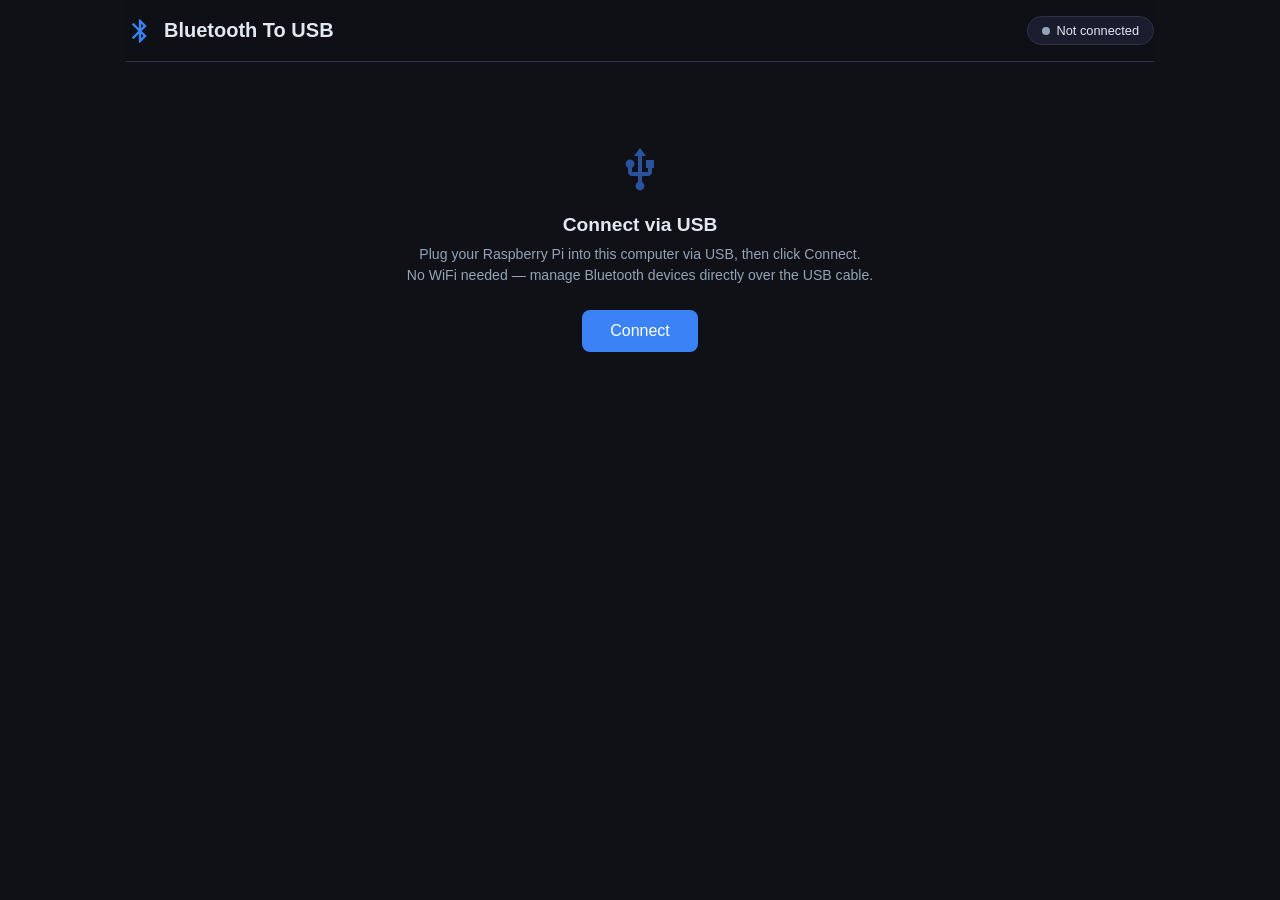
<file: webhid-tool/index.html>
<!DOCTYPE html>
<html lang="en">
<head>
  <meta charset="UTF-8">
  <meta name="viewport" content="width=device-width, initial-scale=1.0">
  <title>Bluetooth Manager</title>
  <link rel="stylesheet" href="style.css">
</head>
<body>
  <div class="app">
    <header class="header">
      <div class="header-inner">
        <div class="logo">
          <svg class="logo-icon" viewBox="0 0 24 24" fill="currentColor" width="28" height="28">
            <path d="M17.71 7.71L12 2h-1v7.59L6.41 5 5 6.41 10.59 12 5 17.59 6.41 19 11 14.41V22h1l5.71-5.71-4.3-4.29 4.3-4.29zM13 5.83l1.88 1.88L13 9.59V5.83zm1.88 10.46L13 18.17v-3.76l1.88 1.88z"/>
          </svg>
          <h1>Bluetooth To USB</h1>
        </div>
        <div style="display:flex;align-items:center;gap:10px;flex-wrap:wrap">
          <div id="adapter-info" class="adapter-badge">
            <span class="adapter-dot" id="usb-dot"></span>
            <span class="adapter-text" id="usb-text">Not connected</span>
          </div>
          <div id="device-limit" class="adapter-badge" style="display:none">
            <span id="limit-text">0 / 4</span>
          </div>
        </div>
      </div>
    </header>

    <!-- Connect prompt -->
    <div id="connect-view">
      <div id="browser-warning" class="browser-warning" style="display:none">
        <p>WebSerial is not supported in this browser. Use <strong>Chrome 89+</strong> or <strong>Edge 89+</strong>.</p>
      </div>
      <div class="connect-prompt">
        <svg class="logo-icon" viewBox="0 0 24 24" fill="currentColor" width="48" height="48" style="margin-bottom:16px;opacity:0.6">
          <path d="M15 7v4h1v2h-3V5h2l-3-4-3 4h2v8H8v-2.07c.7-.37 1.2-1.08 1.2-1.93 0-1.21-.99-2.2-2.2-2.2-1.21 0-2.2.99-2.2 2.2 0 .85.5 1.56 1.2 1.93V13c0 1.11.89 2 2 2h3v3.05c-.71.37-1.2 1.1-1.2 1.95a2.2 2.2 0 004.4 0c0-.85-.49-1.58-1.2-1.95V15h3c1.11 0 2-.89 2-2v-2h1V7h-4z"/>
        </svg>
        <h2>Connect via USB</h2>
        <p>Plug your Raspberry Pi into this computer via USB, then click Connect.<br>No WiFi needed — manage Bluetooth devices directly over the USB cable.</p>
        <button id="connect-btn" class="btn btn-primary btn-lg" onclick="doConnect()">Connect</button>
      </div>
    </div>

    <!-- Main UI (shown when USB connected) -->
    <main id="device-view" class="layout" style="display:none">
      <!-- LEFT: WiFi -->
      <aside class="panel panel-net">
        <section class="section">
          <div class="section-head">
            <h2>Network</h2>
          </div>
          <div class="net-status-card" style="margin-bottom:12px">
            <div class="net-row"><span class="net-label">Status</span><span id="net-conn" class="net-val off">--</span></div>
            <div class="net-row"><span class="net-label">SSID</span><span id="net-ssid" class="net-val">--</span></div>
            <div class="net-row" style="border:none"><span class="net-label">IP</span><span id="net-ip" class="net-val mono">--</span></div>
          </div>

          <div id="wifi-sections">
            <!-- WiFi Networks -->
            <div class="section-head"><h3>Networks</h3>
              <button class="btn btn-ghost btn-sm" onclick="doWifiScan()">Scan</button>
            </div>
            <div id="wifi-network-list" class="wifi-list">
              <div class="empty-sm">Click Scan to find networks</div>
            </div>

            <!-- Hotspot -->
            <div class="section-head" style="margin-top:16px"><h3>Hotspot</h3></div>
            <div class="net-status-card hotspot-card">
              <input type="text" id="hotspot-ssid" class="wifi-input" value="Bluetooth To USB" style="margin-top:0">
              <input type="text" id="hotspot-pass" class="wifi-input" value="1111111111">
              <p class="hint" style="margin-top:6px;margin-bottom:0">Access point at 10.42.0.1</p>
              <div style="margin-top:8px">
                <button id="hotspot-start" class="btn btn-ghost btn-sm" style="width:100%;justify-content:center;border-color:var(--warning);color:var(--warning)" onclick="doHotspot()">Start Hotspot</button>
                <button id="hotspot-stop" class="btn btn-danger btn-sm" style="display:none;width:100%;justify-content:center" onclick="doHotspotStop()">Stop Hotspot</button>
              </div>
            </div>
          </div>
        </section>
      </aside>

      <!-- RIGHT: Bluetooth -->
      <div class="panel panel-bt">
        <section class="section">
          <div class="section-head">
            <h2>My Devices</h2>
            <button class="btn btn-ghost btn-sm" onclick="refreshAll()">
              <svg viewBox="0 0 24 24" width="14" height="14" fill="none" stroke="currentColor" stroke-width="2"><path d="M23 4v6h-6"/><path d="M1 20v-6h6"/><path d="M3.51 9a9 9 0 0114.85-3.36L23 10M1 14l4.64 4.36A9 9 0 0020.49 15"/></svg>
              Refresh
            </button>
          </div>
          <div id="paired-devices" class="device-grid">
            <div class="empty">Loading devices...</div>
          </div>
        </section>

        <section class="section">
          <div class="section-head">
            <h2>Nearby Devices</h2>
            <button id="scan-btn" class="btn btn-primary btn-sm" onclick="doScan()">
              <svg viewBox="0 0 24 24" width="14" height="14" fill="none" stroke="currentColor" stroke-width="2"><circle cx="12" cy="12" r="10"/><line x1="22" y1="12" x2="18" y2="12"/><line x1="6" y1="12" x2="2" y2="12"/><line x1="12" y1="6" x2="12" y2="2"/><line x1="12" y1="22" x2="12" y2="18"/></svg>
              <span id="scan-text">Scan</span>
            </button>
          </div>
          <p class="hint">Supported: keyboards, mice, and gamepads. Audio devices and phones cannot be relayed as USB HID.</p>
          <div id="scan-results" class="device-grid">
            <div class="empty">Click <strong>Scan</strong> to discover nearby Bluetooth devices</div>
          </div>
        </section>
      </div>
    </main>
  </div>

  <div id="toast-container"></div>

  <div id="confirm-overlay" class="overlay hidden">
    <div class="confirm-box">
      <p id="confirm-msg"></p>
      <div class="confirm-actions">
        <button class="btn btn-ghost" onclick="closeConfirm()">Cancel</button>
        <button class="btn btn-danger" id="confirm-yes">Remove</button>
      </div>
    </div>
  </div>

  <div id="wifi-pass-overlay" class="overlay hidden">
    <div class="confirm-box">
      <p id="wifi-pass-title" style="font-weight:600"></p>
      <input type="password" id="wifi-pass-input" class="wifi-input" placeholder="Password" style="margin-top:0">
      <div class="confirm-actions" style="margin-top:16px">
        <button class="btn btn-ghost" onclick="closeWifiPassDialog()">Cancel</button>
        <button class="btn btn-primary" onclick="submitWifiPass()">Connect</button>
      </div>
    </div>
  </div>

  <div id="passkey-overlay" class="overlay hidden">
    <div class="confirm-box" style="text-align:center">
      <p style="font-weight:600;font-size:1.1em" id="passkey-title">Passkey Confirmation</p>
      <div id="passkey-code" style="font-size:2.2em;letter-spacing:0.4em;font-weight:700;margin:20px 0;color:#4fc3f7"></div>
      <p id="passkey-hint" style="opacity:0.7;font-size:0.9em;margin-bottom:20px"></p>
      <div class="confirm-actions" id="passkey-actions">
        <button class="btn btn-ghost" onclick="passkeyCancel()">Cancel</button>
        <button class="btn btn-primary" onclick="passkeyAccept()">Confirm</button>
      </div>
    </div>
  </div>

  <script type="module">
    import * as serial from './serial.js';

    const ICONS = { keyboard: "⌨️", mouse: "🖱️", audio: "🎧", phone: "📱", gamepad: "🎮", combo: "🔀", device: "📡" };
    let scanning = false;
    let pendingPasskeyMac = null;

    // --- Connect ---

    window.doConnect = async function () {
      const btn = document.getElementById('connect-btn');
      btn.disabled = true;
      try {
        await serial.connect(() => {
          showDeviceView(false);
          toast('USB device disconnected', 'error');
        });
        showDeviceView(true);
        toast('Connected via USB', 'success');
        await refreshAll();
        await refreshWifi();
      } catch (e) {
        toast('Connection failed: ' + e.message, 'error');
      } finally {
        btn.disabled = false;
      }
    };

    // --- Refresh ---

    window.refreshAll = async function () {
      if (!serial.isConnected()) return;
      try {
        const r = await serial.getAdapterInfo();
        if (r && r.data) {
          const info = r.data;
          const dot = document.querySelector('.adapter-dot');
          const text = document.querySelector('.adapter-text');
          dot.classList.toggle('on', info.powered);
          text.textContent = info.powered ? info.name + ' — ' + info.address : 'Adapter Off';
          const limitEl = document.getElementById('device-limit');
          document.getElementById('limit-text').textContent = (info.connected_count || 0) + ' / ' + (info.max_connected || 7) + ' connected';
          limitEl.style.display = 'flex';
        }
        await loadDevices();
      } catch (e) {
        toast('Refresh failed: ' + e.message, 'error');
      }
    };

    // --- WiFi ---

    let wifiOn = false;
    let hotspotActive = false;

    window.refreshWifi = async function () {
      if (!serial.isConnected()) return;
      try {
        const r = await serial.getNetworkStatus();
        if (!r || !r.data) return;
        const s = r.data;
        hotspotActive = s.hotspot_active;

        document.getElementById('net-conn').textContent = s.connected ? 'Connected' : 'Disconnected';
        document.getElementById('net-conn').className = 'net-val ' + (s.connected ? 'on' : 'off');
        document.getElementById('net-ssid').textContent = s.connected ? s.ssid : '--';
        document.getElementById('net-ip').textContent = s.ip || '--';

        document.getElementById('hotspot-start').style.display = hotspotActive ? 'none' : '';
        document.getElementById('hotspot-stop').style.display = hotspotActive ? '' : 'none';
      } catch {}
    };

    window.doWifiScan = async function () {
      const el = document.getElementById('wifi-network-list');
      el.innerHTML = '<div class="empty-sm"><span class="scan-dot"></span> Scanning...</div>';
      try {
        const networks = await serial.scanWifi();
        if (networks.length === 0) {
          el.innerHTML = '<div class="empty-sm">No networks found</div>';
        } else {
          el.innerHTML = networks.map(n => {
            let level = 's1';
            if (n.signal > 75) level = 's4';
            else if (n.signal > 50) level = 's3';
            else if (n.signal > 25) level = 's2';
            return `<div class="wifi-item" onclick="promptWifiConnect('${n.ssid.replace(/'/g, "\\'")}', '${n.security || ''}')">
              <div class="wifi-bars ${level}"><span style="height:4px"></span><span style="height:7px"></span><span style="height:10px"></span><span style="height:14px"></span></div>
              <span class="wifi-ssid">${n.ssid}</span>
              ${n.security ? '<span class="wifi-lock">🔒</span>' : ''}
            </div>`;
          }).join('');
        }
      } catch {
        el.innerHTML = '<div class="empty-sm">Scan failed</div>';
      }
    };

    let _wifiConnectSsid = '';
    window.promptWifiConnect = function (ssid, security) {
      if (!security) { doWifiConnect(ssid, ''); return; }
      _wifiConnectSsid = ssid;
      document.getElementById('wifi-pass-title').textContent = 'Connect to "' + ssid + '"';
      document.getElementById('wifi-pass-input').value = '';
      document.getElementById('wifi-pass-overlay').classList.remove('hidden');
      document.getElementById('wifi-pass-input').focus();
    };
    window.closeWifiPassDialog = function () {
      document.getElementById('wifi-pass-overlay').classList.add('hidden');
    };
    window.submitWifiPass = function () {
      const pass = document.getElementById('wifi-pass-input').value;
      closeWifiPassDialog();
      doWifiConnect(_wifiConnectSsid, pass);
    };

    async function doWifiConnect(ssid, pass) {
      toast('Connecting to ' + ssid + '...', 'info');
      try {
        const r = await serial.connectWifi(ssid, pass);
        toast(r.success ? 'Connected to ' + ssid : 'Failed', r.success ? 'success' : 'error');
        await refreshWifi();
      } catch (e) { toast('Failed: ' + e.message, 'error'); }
    }

    window.doHotspot = async function () {
      toast('Starting hotspot...', 'info');
      try {
        const r = await serial.startHotspot();
        toast(r.success ? 'Hotspot active' : 'Hotspot failed', r.success ? 'success' : 'error');
        await refreshWifi();
      } catch (e) { toast('Hotspot failed: ' + e.message, 'error'); }
    };

    window.doHotspotStop = async function () {
      toast('Stopping hotspot...', 'info');
      try {
        const r = await serial.stopHotspot();
        toast(r.success ? 'Hotspot stopped' : 'Stop failed', r.success ? 'info' : 'error');
        await refreshWifi();
      } catch (e) { toast('Stop failed: ' + e.message, 'error'); }
    };

    // --- Devices ---

    function deviceCard(dev, isPaired) {
      const icon = ICONS[dev.type] || ICONS.device;
      const connected = dev.connected;
      const trusted = dev.trusted;
      const supported = dev.supported !== false;

      let statusDot = 'disconnected';
      let statusText = 'Disconnected';
      if (connected) { statusDot = 'connected'; statusText = 'Connected'; }
      else if (trusted) { statusDot = 'trusted'; statusText = 'Trusted'; }

      let badge = '';
      if (!supported) badge = '<span class="badge-unsupported">Not supported</span>';

      let actions = '';
      if (isPaired) {
        if (connected) {
          actions = `
            <button class="btn btn-ghost btn-sm" onclick="doDisconnectDev('${dev.mac}')">Disconnect</button>
            <button class="btn btn-danger btn-sm" onclick="confirmRemove('${dev.mac}', '${dev.name.replace(/'/g, "\\'")}')">Remove</button>`;
        } else {
          actions = `
            <button class="btn btn-success btn-sm" onclick="doConnectDev('${dev.mac}')">Connect</button>
            <button class="btn btn-danger btn-sm" onclick="confirmRemove('${dev.mac}', '${dev.name.replace(/'/g, "\\'")}')">Remove</button>`;
        }
      } else {
        if (supported) {
          actions = `<button class="btn btn-primary btn-sm" onclick="doPair('${dev.mac}')">Pair</button>`;
        } else {
          actions = '<button class="btn btn-ghost btn-sm" disabled title="This device type is not supported">Pair</button>';
        }
      }

      return `
        <div class="device-card ${connected ? 'connected' : ''}">
          <div class="device-icon">${icon}</div>
          <div class="device-info">
            <div class="device-name">${dev.name}</div>
            <div class="device-meta">
              <span class="status-dot ${statusDot}"></span>
              <span class="status-label">${statusText}</span>
              ${badge}
              <span class="device-mac">${dev.mac}</span>
            </div>
          </div>
          <div class="device-actions">${actions}</div>
        </div>`;
    }

    async function loadDevices() {
      const el = document.getElementById('paired-devices');
      try {
        const devices = await serial.getDeviceList();
        if (devices.length === 0) {
          el.innerHTML = '<div class="empty">No paired devices. Scan and pair a device to get started.</div>';
        } else {
          el.innerHTML = devices.map(d => deviceCard(d, true)).join('');
        }
      } catch {
        el.innerHTML = '<div class="empty">Failed to load devices</div>';
      }
    }

    window.doScan = async function () {
      const btn = document.getElementById('scan-btn');
      const el = document.getElementById('scan-results');
      if (scanning) return;
      scanning = true;
      btn.disabled = true;
      document.getElementById('scan-text').textContent = 'Scanning...';
      btn.classList.add('scanning');
      el.innerHTML = '<div class="empty"><span class="scan-dot"></span> Scanning...</div>';
      try {
        await serial.scanStart();
        await new Promise(r => setTimeout(r, 6000));
        await serial.scanStop();
        const devices = await serial.scanResults();
        if (devices.length === 0) {
          el.innerHTML = '<div class="empty">No new devices found. Make sure your device is in pairing mode.</div>';
        } else {
          el.innerHTML = devices.map(d => deviceCard(d, false)).join('');
        }
        toast('Found ' + devices.length + ' device(s)', 'success');
      } catch (e) {
        el.innerHTML = '<div class="empty">Scan failed: ' + e.message + '</div>';
        toast('Scan failed', 'error');
      } finally {
        scanning = false;
        btn.disabled = false;
        document.getElementById('scan-text').textContent = 'Scan';
        btn.classList.remove('scanning');
      }
    };

    function removeFromScanList(mac) {
      const cards = document.querySelectorAll('#scan-results .device-card');
      cards.forEach(function(c) { if (c.querySelector('.device-mac')?.textContent === mac) c.remove(); });
      const el = document.getElementById('scan-results');
      if (!el.querySelector('.device-card')) el.innerHTML = '<div class="empty">No new devices found.</div>';
    }

    window.doPair = async function (mac) {
      toast('Pairing... If prompted, confirm on the device.', 'info');
      try {
        const r = await serial.pairDevice(mac);
        if (r.success) {
          toast('Paired and connected!', 'success');
          removeFromScanList(mac);
        } else {
          toast('Pairing failed: ' + (r.message || ''), 'error');
        }
        await loadDevices();
        await refreshAll();
      } catch (e) {
        toast('Pairing failed: ' + e.message, 'error');
      }
    };

    window.doConnectDev = async function (mac) {
      try {
        const r = await serial.connectDevice(mac);
        toast(r.success ? 'Connected' : 'Connection failed', r.success ? 'success' : 'error');
        await loadDevices();
        await refreshAll();
      } catch (e) { toast('Connection failed', 'error'); }
    };

    window.doDisconnectDev = async function (mac) {
      try {
        await serial.disconnectDevice(mac);
        toast('Disconnected', 'info');
        await loadDevices();
        await refreshAll();
      } catch (e) { toast('Disconnect failed', 'error'); }
    };

    // --- Remove ---

    window.confirmRemove = function (mac, name) {
      document.getElementById('confirm-msg').textContent = 'Remove "' + name + '"? This will unpair and forget the device.';
      document.getElementById('confirm-yes').onclick = () => doRemove(mac);
      document.getElementById('confirm-overlay').classList.remove('hidden');
    };

    window.closeConfirm = function () {
      document.getElementById('confirm-overlay').classList.add('hidden');
    };

    async function doRemove(mac) {
      closeConfirm();
      try {
        await serial.removeDevice(mac);
        toast('Device removed', 'info');
        await loadDevices();
        await refreshAll();
      } catch (e) { toast('Remove failed', 'error'); }
    }

    // --- Passkey ---

    function showPasskeyDialog(mac, code, isDisplay) {
      pendingPasskeyMac = mac;
      document.getElementById('passkey-code').textContent = code;
      document.getElementById('passkey-hint').textContent = isDisplay
        ? 'Type this code on the Bluetooth device, then press Enter.'
        : 'Confirm this passkey matches the one shown on the device.';
      document.getElementById('passkey-overlay').classList.remove('hidden');
    }

    window.passkeyAccept = async function () {
      document.getElementById('passkey-overlay').classList.add('hidden');
      if (pendingPasskeyMac) {
        await serial.confirmPair(pendingPasskeyMac, true);
        pendingPasskeyMac = null;
        toast('Passkey confirmed', 'success');
        await loadDevices();
        await refreshAll();
      }
    };

    window.passkeyCancel = async function () {
      document.getElementById('passkey-overlay').classList.add('hidden');
      if (pendingPasskeyMac) {
        await serial.confirmPair(pendingPasskeyMac, false);
        pendingPasskeyMac = null;
      }
    };

    function showDeviceView(show) {
      document.getElementById('connect-view').style.display = show ? 'none' : '';
      document.getElementById('device-view').style.display = show ? '' : 'none';
      const dot = document.getElementById('usb-dot');
      const text = document.getElementById('usb-text');
      dot.classList.toggle('on', show);
      text.textContent = show ? 'USB Connected' : 'Not connected';
      if (!show) document.getElementById('device-limit').style.display = 'none';
    }

    function toast(msg, type) {
      const el = document.createElement('div');
      el.className = 'toast ' + type;
      el.textContent = msg;
      document.getElementById('toast-container').appendChild(el);
      setTimeout(() => el.remove(), 4000);
    }

    // Init
    if (!serial.isSupported()) {
      document.getElementById('browser-warning').style.display = '';
      document.getElementById('connect-btn').disabled = true;
    }
  </script>
</body>
</html>
</file>
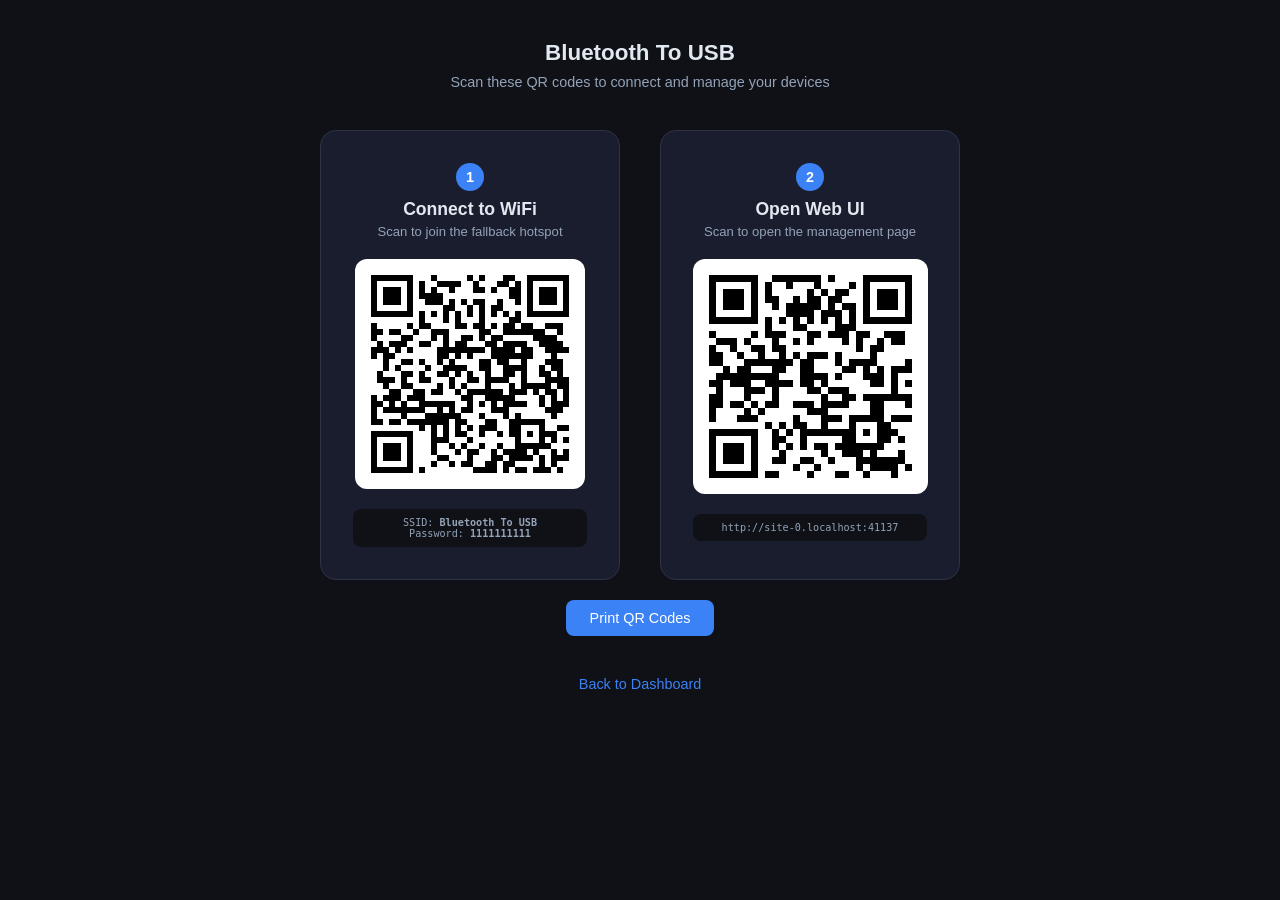
<file: bt_web/static/qr.html>
<!DOCTYPE html>
<html lang="en">
<head>
  <meta charset="UTF-8">
  <meta name="viewport" content="width=device-width, initial-scale=1.0">
  <title>Bluetooth To USB — QR Codes</title>
  <style>
    * { box-sizing: border-box; margin: 0; padding: 0; }
    body { background: #0f1117; color: #e2e8f0; font-family: -apple-system, BlinkMacSystemFont, "Segoe UI", Roboto, sans-serif; min-height: 100vh; display: flex; flex-direction: column; align-items: center; padding: 40px 20px; }
    h1 { font-size: 1.4em; margin-bottom: 8px; }
    .subtitle { color: #94a3b8; font-size: 0.9em; margin-bottom: 40px; }
    .qr-row { display: flex; gap: 40px; flex-wrap: wrap; justify-content: center; }
    .qr-card { background: #1a1d2e; border: 1px solid #2e3348; border-radius: 16px; padding: 32px; text-align: center; width: 300px; }
    .qr-card h2 { font-size: 1.1em; margin-bottom: 4px; }
    .qr-card .desc { color: #94a3b8; font-size: 0.82em; margin-bottom: 20px; }
    .qr-canvas-wrap { background: #fff; border-radius: 12px; padding: 16px; display: inline-block; margin-bottom: 16px; }
    .qr-canvas-wrap canvas { display: block; }
    .qr-data { font-family: monospace; font-size: 0.78em; color: #94a3b8; word-break: break-all; background: #0f1117; border-radius: 8px; padding: 8px 12px; }
    .step-num { display: inline-block; background: #3b82f6; color: #fff; width: 28px; height: 28px; line-height: 28px; border-radius: 50%; font-weight: 700; font-size: 0.9em; margin-bottom: 8px; }
    .back-link { margin-top: 40px; color: #3b82f6; text-decoration: none; font-size: 0.9em; }
    .back-link:hover { text-decoration: underline; }
    .print-btn { margin-top: 20px; background: #3b82f6; color: #fff; border: none; padding: 10px 24px; border-radius: 8px; font-size: 0.9em; cursor: pointer; }
    .print-btn:hover { background: #2563eb; }
    @media print {
      body { background: #fff; color: #000; padding: 20px; }
      .qr-card { border-color: #ccc; background: #fff; }
      .qr-data { background: #f0f0f0; color: #333; }
      .back-link, .print-btn, .subtitle { display: none; }
      h1 { color: #000; }
      .qr-card h2 { color: #000; }
      .qr-card .desc { color: #666; }
      .step-num { background: #333; }
    }
  </style>
</head>
<body>
  <h1>Bluetooth To USB</h1>
  <p class="subtitle">Scan these QR codes to connect and manage your devices</p>

  <div class="qr-row">
    <div class="qr-card">
      <div class="step-num">1</div>
      <h2>Connect to WiFi</h2>
      <p class="desc">Scan to join the fallback hotspot</p>
      <div class="qr-canvas-wrap"><canvas id="qr-wifi"></canvas></div>
      <div class="qr-data">
        SSID: <strong>Bluetooth To USB</strong><br>
        Password: <strong>1111111111</strong>
      </div>
    </div>

    <div class="qr-card">
      <div class="step-num">2</div>
      <h2>Open Web UI</h2>
      <p class="desc">Scan to open the management page</p>
      <div class="qr-canvas-wrap"><canvas id="qr-url"></canvas></div>
      <div class="qr-data" id="url-display"></div>
    </div>
  </div>

  <button class="print-btn" onclick="window.print()">Print QR Codes</button>
  <a href="/" class="back-link">Back to Dashboard</a>

<script>
// Minimal QR Code generator (QR Code Model 2, alphanumeric/byte mode)
// Based on https://github.com/nicokant/simple-qrcode (public domain / MIT)
var QRCode=function(){function t(t,e){this.typeNumber=t,this.errorCorrectLevel=e,this.modules=null,this.moduleCount=0,this.dataCache=null,this.dataList=[]}var e={L:1,M:0,Q:3,H:2},r=function(t,e){this.mode=4,this.data=t,this.parsedData=[];for(var r=0,n=this.data.length;r<n;r++){var o=[],i=this.data.charCodeAt(r);i>65536?(o[0]=240|(1835008&i)>>>18,o[1]=128|(258048&i)>>>12,o[2]=128|(4032&i)>>>6,o[3]=128|63&i):i>2048?(o[0]=224|(61440&i)>>>12,o[1]=128|(4032&i)>>>6,o[2]=128|63&i):i>128?(o[0]=192|(1984&i)>>>6,o[1]=128|63&i):o[0]=i,this.parsedData.push.apply(this.parsedData,o)}this.parsedData.length!=this.data.length&&(this.parsedData.unshift(191),this.parsedData.unshift(187),this.parsedData.unshift(239))};r.prototype={getLength:function(){return this.parsedData.length},write:function(t){for(var e=0,r=this.parsedData.length;e<r;e++)t.put(this.parsedData[e],8)}},t.prototype={addData:function(t){var e=new r(t);this.dataList.push(e),this.dataCache=null},isDark:function(t,e){if(t<0||this.moduleCount<=t||e<0||this.moduleCount<=e)throw new Error(t+","+e);return this.modules[t][e]},getModuleCount:function(){return this.moduleCount},make:function(){this.makeImpl(!1,this.getBestMaskPattern())},makeImpl:function(e,r){this.moduleCount=4*this.typeNumber+17,this.modules=new Array(this.moduleCount);for(var n=0;n<this.moduleCount;n++){this.modules[n]=new Array(this.moduleCount);for(var o=0;o<this.moduleCount;o++)this.modules[n][o]=null}this.setupPositionProbePattern(0,0),this.setupPositionProbePattern(this.moduleCount-7,0),this.setupPositionProbePattern(0,this.moduleCount-7),this.setupPositionAdjustPattern(),this.setupTimingPattern(),this.setupTypeInfo(e,r),this.typeNumber>=7&&this.setupTypeNumber(e),null==this.dataCache&&(this.dataCache=t.createData(this.typeNumber,this.errorCorrectLevel,this.dataList)),this.mapData(this.dataCache,r)},setupPositionProbePattern:function(t,e){for(var r=-1;r<=7;r++)if(!(t+r<=-1||this.moduleCount<=t+r))for(var n=-1;n<=7;n++)e+n<=-1||this.moduleCount<=e+n||(this.modules[t+r][e+n]=0<=r&&r<=6&&(0==n||6==n)||0<=n&&n<=6&&(0==r||6==r)||2<=r&&r<=4&&2<=n&&n<=4)},getBestMaskPattern:function(){for(var t=0,e=0,r=0;r<8;r++){this.makeImpl(!0,r);var n=i.getLostPoint(this);(0==r||t>n)&&(t=n,e=r)}return e},setupTimingPattern:function(){for(var t=8;t<this.moduleCount-8;t++)null==this.modules[t][6]&&(this.modules[t][6]=t%2==0),null==this.modules[6][t]&&(this.modules[6][t]=t%2==0)},setupPositionAdjustPattern:function(){for(var t=i.getPatternPosition(this.typeNumber),e=0;e<t.length;e++)for(var r=0;r<t.length;r++){var n=t[e],o=t[r];if(null==this.modules[n][o])for(var a=-2;a<=2;a++)for(var s=-2;s<=2;s++)this.modules[n+a][o+s]=-2==a||2==a||-2==s||2==s||0==a&&0==s}},setupTypeNumber:function(t){for(var e=i.getBCHTypeNumber(this.typeNumber),r=0;r<18;r++){var n=!t&&1==(e>>r&1);this.modules[Math.floor(r/3)][r%3+this.moduleCount-8-3]=n}for(r=0;r<18;r++){n=!t&&1==(e>>r&1);this.modules[r%3+this.moduleCount-8-3][Math.floor(r/3)]=n}},setupTypeInfo:function(t,e){for(var r=this.errorCorrectLevel<<3|e,n=i.getBCHTypeInfo(r),o=0;o<15;o++){var a=!t&&1==(n>>o&1);o<6?this.modules[o][8]=a:o<8?this.modules[o+1][8]=a:this.modules[this.moduleCount-15+o][8]=a}for(o=0;o<15;o++){a=!t&&1==(n>>o&1);o<8?this.modules[8][this.moduleCount-o-1]=a:o<9?this.modules[8][15-o-1+1]=a:this.modules[8][15-o-1]=a}this.modules[this.moduleCount-8][8]=!t},mapData:function(t,e){for(var r=-1,n=this.moduleCount-1,o=7,a=0,s=this.moduleCount-1;s>0;s-=2)for(6==s&&s--;;){for(var l=0;l<2;l++)if(null==this.modules[n][s-l]){var u=!1;a<t.length&&(u=1==(t[a]>>>o&1)),i.getMask(e,n,s-l)&&(u=!u),this.modules[n][s-l]=u,-1==--o&&(a++,o=7)}if((n+=r)<0||this.moduleCount<=n){n-=r,r=-r;break}}}},t.PAD0=236,t.PAD1=17,t.createData=function(e,r,n){for(var o=i.getRSBlocks(e,r),s=new a,l=0;l<n.length;l++){var u=n[l];s.put(u.mode,4),s.put(u.getLength(),i.getLengthInBits(u.mode,e)),u.write(s)}var c=0;for(l=0;l<o.length;l++)c+=o[l].dataCount;if(s.getLengthInBits()>8*c)throw new Error("code length overflow. ("+s.getLengthInBits()+">"+8*c+")");for(s.getLengthInBits()+4<=8*c&&s.put(0,4);s.getLengthInBits()%8!=0;)s.putBit(!1);for(;!(s.getLengthInBits()>=8*c||(s.put(t.PAD0,8),s.getLengthInBits()>=8*c));)s.put(t.PAD1,8);return t.createBytes(s,o)},t.createBytes=function(t,e){for(var r=0,o=0,a=0,s=new Array(e.length),l=new Array(e.length),u=0;u<e.length;u++){var c=e[u].dataCount,h=e[u].totalCount-c;o=Math.max(o,c),a=Math.max(a,h),s[u]=new Array(c);for(var f=0;f<s[u].length;f++)s[u][f]=255&t.buffer[f+r];r+=c;var d=i.getErrorCorrectPolynomial(h),g=new n(s[u],d.getLength()-1).mod(d);l[u]=new Array(d.getLength()-1);for(f=0;f<l[u].length;f++){var v=f+g.getLength()-l[u].length;l[u][f]=v>=0?g.get(v):0}}var p=0;for(f=0;f<e.length;f++)p+=e[f].totalCount;var m=new Array(p);for(f=0,u=0;u<o;u++)for(var y=0;y<e.length;y++)u<s[y].length&&(m[f++]=s[y][u]);for(u=0;u<a;u++)for(y=0;y<e.length;y++)u<l[y].length&&(m[f++]=l[y][u]);return m};var n=function(t,e){if(void 0==t.length)throw new Error(t.length+"/"+e);for(var r=0;r<t.length&&0==t[r];)r++;this.num=new Array(t.length-r+e);for(var n=0;n<t.length-r;n++)this.num[n]=t[n+r]};n.prototype={get:function(t){return this.num[t]},getLength:function(){return this.num.length},multiply:function(t){for(var e=new Array(this.getLength()+t.getLength()-1),r=0;r<this.getLength();r++)for(var o=0;o<t.getLength();o++)e[r+o]^=i.gexp(i.glog(this.get(r))+i.glog(t.get(o)));return new n(e,0)},mod:function(t){if(this.getLength()-t.getLength()<0)return this;for(var e=i.glog(this.get(0))-i.glog(t.get(0)),r=new Array(this.getLength()),o=0;o<this.getLength();o++)r[o]=this.get(o);for(o=0;o<t.getLength();o++)r[o]^=i.gexp(i.glog(t.get(o))+e);return new n(r,0).mod(t)}};var o=function(t,e){this.totalCount=t,this.dataCount=e};o.RS_BLOCK_TABLE=[[1,26,19],[1,26,16],[1,26,13],[1,26,9],[1,44,34],[1,44,28],[1,44,22],[1,44,16],[1,70,55],[1,70,44],[2,35,17],[2,35,13],[1,100,80],[2,50,32],[2,50,24],[4,25,9],[1,134,108],[2,67,43],[2,33,15,2,34,16],[2,33,11,2,34,12],[2,86,68],[4,43,27],[4,43,19],[4,43,15],[2,98,78],[4,49,31],[2,32,14,4,33,15],[4,39,13,1,40,14],[2,121,97],[2,60,38,2,61,39],[4,40,18,2,41,19],[4,40,14,2,41,15],[2,146,116],[3,58,36,2,59,37],[4,36,16,4,37,17],[4,36,12,4,37,13],[2,86,68,2,87,69],[4,69,43,1,70,44],[6,43,19,2,44,20],[6,43,15,2,44,16],[4,101,81],[1,80,50,4,81,51],[4,50,22,4,51,23],[3,36,12,8,37,13],[2,116,92,2,117,93],[6,58,36,2,59,37],[4,46,20,6,47,21],[7,42,14,4,43,15],[4,133,107],[8,59,37,1,60,38],[8,44,20,4,45,21],[12,33,11,4,34,12],[3,145,115,1,146,116],[4,64,40,5,65,41],[11,36,16,5,37,17],[11,36,12,5,37,13],[5,109,87,1,110,88],[5,65,41,5,66,42],[5,54,24,7,55,25],[11,36,12],[5,122,98,1,123,99],[7,73,45,3,74,46],[15,43,19,2,44,20],[3,45,15,13,46,16],[1,135,107,5,136,108],[10,74,46,1,75,47],[1,50,22,15,51,23],[2,42,14,17,43,15],[5,150,120,1,151,121],[9,69,43,4,70,44],[17,50,22,1,51,23],[2,42,14,19,43,15],[3,141,113,4,142,114],[3,70,44,11,71,45],[17,47,21,4,48,22],[9,39,13,16,40,14],[3,135,107,5,136,108],[3,67,41,13,68,42],[15,54,24,5,55,25],[15,43,15,10,44,16],[4,144,116,4,145,117],[17,68,42],[17,50,22,6,51,23],[19,46,16,6,47,17],[2,139,111,7,140,112],[17,74,46],[7,54,24,16,55,25],[34,37,13],[4,151,121,5,152,122],[4,75,47,14,76,48],[11,54,24,14,55,25],[16,45,15,14,46,16],[6,147,117,4,148,118],[6,73,45,14,74,46],[11,54,24,16,55,25],[30,46,16,2,47,17],[8,132,106,4,133,107],[8,75,47,13,76,48],[7,54,24,22,55,25],[22,45,15,13,46,16],[10,142,114,2,143,115],[19,74,46,4,75,47],[28,50,22,6,51,23],[33,46,16,4,47,17],[8,152,122,4,153,123],[22,73,45,3,74,46],[8,53,23,26,54,24],[12,45,15,28,46,16],[3,147,117,10,148,118],[3,73,45,23,74,46],[4,54,24,31,55,25],[11,45,15,31,46,16],[7,146,116,7,147,117],[21,73,45,7,74,46],[1,53,23,37,54,24],[19,45,15,26,46,16],[5,145,115,10,146,116],[19,75,47,10,76,48],[15,54,24,25,55,25],[23,45,15,25,46,16],[13,145,115,3,146,116],[2,74,46,29,75,47],[42,54,24,1,55,25],[23,45,15,28,46,16],[17,145,115],[10,74,46,23,75,47],[10,54,24,35,55,25],[19,45,15,35,46,16],[17,145,115,1,146,116],[14,74,46,21,75,47],[29,54,24,19,55,25],[11,45,15,46,46,16],[13,145,115,6,146,116],[14,74,46,23,75,47],[44,54,24,7,55,25],[59,46,16,1,47,17],[12,151,121,7,152,122],[12,75,47,26,76,48],[39,54,24,14,55,25],[22,45,15,41,46,16],[6,151,121,14,152,122],[6,75,47,34,76,48],[46,54,24,10,55,25],[2,45,15,64,46,16],[17,152,122,4,153,123],[29,74,46,14,75,47],[49,54,24,10,55,25],[24,45,15,46,46,16],[4,152,122,18,153,123],[13,74,46,32,75,47],[48,54,24,14,55,25],[42,45,15,32,46,16],[20,147,117,4,148,118],[40,75,47,7,76,48],[43,54,24,22,55,25],[10,45,15,67,46,16],[19,148,118,6,149,119],[18,75,47,31,76,48],[34,54,24,34,55,25],[20,45,15,61,46,16]],o.getRSBlocks=function(t,e){var r=o.getRsBlockTable(t,e);if(void 0==r)throw new Error("bad rs block @ typeNumber:"+t+"/errorCorrectLevel:"+e);for(var n=r.length/3,i=[],a=0;a<n;a++)for(var s=r[3*a+0],l=r[3*a+1],u=r[3*a+2],c=0;c<s;c++)i.push(new o(l,u));return i},o.getRsBlockTable=function(t,r){switch(r){case e.L:return o.RS_BLOCK_TABLE[4*(t-1)+0];case e.M:return o.RS_BLOCK_TABLE[4*(t-1)+1];case e.Q:return o.RS_BLOCK_TABLE[4*(t-1)+2];case e.H:return o.RS_BLOCK_TABLE[4*(t-1)+3];default:return}};var i={PATTERN_POSITION_TABLE:[[],[6,18],[6,22],[6,26],[6,30],[6,34],[6,22,38],[6,24,42],[6,26,46],[6,28,50],[6,30,54],[6,32,58],[6,34,62],[6,26,46,66],[6,26,48,70],[6,26,50,74],[6,30,54,78],[6,30,56,82],[6,30,58,86],[6,34,62,90],[6,28,50,72,94],[6,26,50,74,98],[6,30,54,78,102],[6,28,54,80,106],[6,32,58,84,110],[6,30,58,86,114],[6,34,62,90,118],[6,26,50,74,98,122],[6,30,54,78,102,126],[6,26,52,78,104,130],[6,30,56,82,108,134],[6,34,60,86,112,138],[6,30,58,86,114,142],[6,34,62,90,118,146],[6,30,54,78,102,126,150],[6,24,50,76,102,128,154],[6,28,54,80,106,132,158],[6,32,58,84,110,136,162],[6,26,54,82,110,138,166],[6,30,58,86,114,142,170]],G15:1335,G18:7973,G15_MASK:21522,getBCHTypeInfo:function(t){for(var e=t<<10;i.getBCHDigit(e)-i.getBCHDigit(i.G15)>=0;)e^=i.G15<<i.getBCHDigit(e)-i.getBCHDigit(i.G15);return(t<<10|e)^i.G15_MASK},getBCHTypeNumber:function(t){for(var e=t<<12;i.getBCHDigit(e)-i.getBCHDigit(i.G18)>=0;)e^=i.G18<<i.getBCHDigit(e)-i.getBCHDigit(i.G18);return t<<12|e},getBCHDigit:function(t){for(var e=0;0!=t;)e++,t>>>=1;return e},getPatternPosition:function(t){return i.PATTERN_POSITION_TABLE[t-1]},getMask:function(t,e,r){switch(t){case 0:return(e+r)%2==0;case 1:return e%2==0;case 2:return r%3==0;case 3:return(e+r)%3==0;case 4:return(Math.floor(e/2)+Math.floor(r/3))%2==0;case 5:return e*r%2+e*r%3==0;case 6:return(e*r%2+e*r%3)%2==0;case 7:return(e*r%3+(e+r)%2)%2==0;default:throw new Error("bad maskPattern:"+t)}},getErrorCorrectPolynomial:function(t){for(var e=new n([1],0),r=0;r<t;r++)e=e.multiply(new n([1,i.gexp(r)],0));return e},getLengthInBits:function(t,e){if(1<=e&&e<10)switch(t){case 1:return 10;case 2:return 9;case 4:return 8;case 8:return 8;default:throw new Error("mode:"+t)}else if(e<27)switch(t){case 1:return 12;case 2:return 11;case 4:return 16;case 8:return 10;default:throw new Error("mode:"+t)}else{if(!(e<41))throw new Error("type:"+e);switch(t){case 1:return 14;case 2:return 13;case 4:return 16;case 8:return 12;default:throw new Error("mode:"+t)}}},getLostPoint:function(t){for(var e=t.getModuleCount(),r=0,n=0;n<e;n++)for(var o=0;o<e;o++){for(var i=0,a=n-1;a<=n+1;a++)if(!(a<0||e<=a))for(var s=o-1;s<=o+1;s++)s<0||e<=s||a==n&&s==o||(t.isDark(a,s)&&i++);i>5&&(r+=3+i-5)}for(n=0;n<e-1;n++)for(o=0;o<e-1;o++){var l=0;t.isDark(n,o)&&l++,t.isDark(n+1,o)&&l++,t.isDark(n,o+1)&&l++,t.isDark(n+1,o+1)&&l++,0!=l&&4!=l||(r+=3)}for(n=0;n<e;n++)for(o=0;o<e-6;o++)t.isDark(n,o)&&!t.isDark(n,o+1)&&t.isDark(n,o+2)&&t.isDark(n,o+3)&&t.isDark(n,o+4)&&!t.isDark(n,o+5)&&t.isDark(n,o+6)&&(r+=40);for(o=0;o<e;o++)for(n=0;n<e-6;n++)t.isDark(n,o)&&!t.isDark(n+1,o)&&t.isDark(n+2,o)&&t.isDark(n+3,o)&&t.isDark(n+4,o)&&!t.isDark(n+5,o)&&t.isDark(n+6,o)&&(r+=40);var u=0;for(o=0;o<e;o++)for(n=0;n<e;n++)t.isDark(n,o)&&u++;return r+=10*(Math.abs(100*u/e/e-50)/5)},EXP_TABLE:new Array(256),LOG_TABLE:new Array(256),glog:function(t){if(t<1)throw new Error("glog("+t+")");return i.LOG_TABLE[t]},gexp:function(t){for(;t<0;)t+=255;for(;t>=256;)t-=255;return i.EXP_TABLE[t]}};!function(){for(var t=0;t<8;t++)i.EXP_TABLE[t]=1<<t;for(t=8;t<256;t++)i.EXP_TABLE[t]=i.EXP_TABLE[t-4]^i.EXP_TABLE[t-5]^i.EXP_TABLE[t-6]^i.EXP_TABLE[t-8];for(t=0;t<255;t++)i.LOG_TABLE[i.EXP_TABLE[t]]=t}(),i.getRSBlocks=o.getRSBlocks;var a=function(){this.buffer=[],this.length=0};return a.prototype={get:function(t){var e=Math.floor(t/8);return 1==(this.buffer[e]>>>7-t%8&1)},put:function(t,e){for(var r=0;r<e;r++)this.putBit(1==(t>>>e-r-1&1))},getLengthInBits:function(){return this.length},putBit:function(t){var e=Math.floor(this.length/8);this.buffer.length<=e&&this.buffer.push(0),t&&(this.buffer[e]|=128>>>this.length%8),this.length++}},t}();

function renderQR(canvasId, data, size) {
  size = size || 200;
  var typeNumber = 0;
  for (var i = 1; i <= 40; i++) {
    try {
      var test = new QRCode(i, QRCode.ErrorCorrectLevel ? QRCode.ErrorCorrectLevel.M : 0);
      test.addData(data);
      test.make();
      typeNumber = i;
      break;
    } catch(e) { continue; }
  }
  if (!typeNumber) return;
  var qr = new QRCode(typeNumber, 0);
  qr.addData(data);
  qr.make();
  var canvas = document.getElementById(canvasId);
  var count = qr.getModuleCount();
  var cellSize = Math.floor(size / count);
  var totalSize = cellSize * count;
  canvas.width = totalSize;
  canvas.height = totalSize;
  var ctx = canvas.getContext("2d");
  ctx.fillStyle = "#ffffff";
  ctx.fillRect(0, 0, totalSize, totalSize);
  ctx.fillStyle = "#000000";
  for (var r = 0; r < count; r++) {
    for (var c = 0; c < count; c++) {
      if (qr.isDark(r, c)) {
        ctx.fillRect(c * cellSize, r * cellSize, cellSize, cellSize);
      }
    }
  }
}

// ErrorCorrectLevel reference
QRCode.ErrorCorrectLevel = {L:1, M:0, Q:3, H:2};

var WIFI_DATA = "WIFI:T:WPA;S:Bluetooth To USB;P:1111111111;;";
var URL_DATA = "http://10.42.0.1:8080";

// If accessed from the LAN (not hotspot), use current host for the URL QR
if (location.hostname !== "10.42.0.1" && location.hostname !== "bt.ui") {
  URL_DATA = location.protocol + "//" + location.host;
}

document.getElementById("url-display").innerHTML = URL_DATA;
renderQR("qr-wifi", WIFI_DATA, 220);
renderQR("qr-url", URL_DATA, 220);
</script>
</body>
</html>
</file>
<file: webhid-tool/style.css>
*, *::before, *::after { box-sizing: border-box; margin: 0; padding: 0; }

:root {
  --bg: #0f1117;
  --surface: #1a1d2e;
  --card: #222639;
  --card-hover: #2a2e45;
  --border: #2e3348;
  --primary: #3b82f6;
  --primary-hover: #2563eb;
  --success: #22c55e;
  --warning: #f59e0b;
  --danger: #ef4444;
  --danger-hover: #dc2626;
  --text: #e2e8f0;
  --text-muted: #94a3b8;
  --radius: 12px;
  --radius-sm: 8px;
}

body {
  font-family: -apple-system, BlinkMacSystemFont, "Segoe UI", Roboto, sans-serif;
  background: var(--bg);
  color: var(--text);
  min-height: 100vh;
  -webkit-font-smoothing: antialiased;
}

.app { max-width: 1060px; margin: 0 auto; padding: 0 16px; }

/* Header */
.header {
  position: sticky; top: 0; z-index: 10;
  background: rgba(15, 17, 23, 0.85);
  backdrop-filter: blur(12px);
  border-bottom: 1px solid var(--border);
  padding: 16px 0;
  margin-bottom: 24px;
}
.header-inner { display: flex; justify-content: space-between; align-items: center; flex-wrap: wrap; gap: 8px; }
.logo { display: flex; align-items: center; gap: 10px; }
.logo-icon { color: var(--primary); }
.logo h1 { font-size: 1.25rem; font-weight: 600; }

.adapter-badge {
  display: flex; align-items: center; gap: 6px;
  background: var(--surface); border: 1px solid var(--border);
  border-radius: 20px; padding: 6px 14px; font-size: 0.8rem;
}
.adapter-dot { width: 8px; height: 8px; border-radius: 50%; background: var(--text-muted); }
.adapter-dot.on { background: var(--success); box-shadow: 0 0 6px var(--success); }

/* Two-column layout */
.layout { display: grid; grid-template-columns: 280px 1fr; gap: 24px; align-items: start; }
.panel-net { position: sticky; top: 80px; }

/* Sections */
.section { margin-bottom: 24px; }
.section-head { display: flex; justify-content: space-between; align-items: center; margin-bottom: 12px; }
.section-head h2 { font-size: 1.05rem; font-weight: 600; }
.section-head h3 { font-size: 0.9rem; font-weight: 600; }

/* Buttons */
.btn {
  display: inline-flex; align-items: center; gap: 5px;
  border: none; border-radius: var(--radius-sm);
  padding: 8px 16px; font-size: 0.85rem; font-weight: 500;
  cursor: pointer; transition: all 0.15s; font-family: inherit;
}
.btn:disabled { opacity: 0.5; cursor: not-allowed; }
.btn-primary { background: var(--primary); color: #fff; }
.btn-primary:hover:not(:disabled) { background: var(--primary-hover); }
.btn-ghost { background: var(--surface); color: var(--text); border: 1px solid var(--border); }
.btn-ghost:hover:not(:disabled) { background: var(--card); }
.btn-danger { background: var(--danger); color: #fff; }
.btn-danger:hover:not(:disabled) { background: var(--danger-hover); }
.btn-success { background: var(--success); color: #fff; }
.btn-success:hover:not(:disabled) { background: #16a34a; }
.btn-sm { padding: 5px 10px; font-size: 0.78rem; border-radius: 6px; }

/* Hint text */
.hint { font-size: 0.72rem; color: var(--text-muted); margin-bottom: 10px; line-height: 1.4; }

/* Device Grid */
.device-grid { display: flex; flex-direction: column; gap: 10px; }

.empty {
  text-align: center; padding: 36px 16px;
  color: var(--text-muted); font-size: 0.88rem;
  background: var(--surface); border-radius: var(--radius);
  border: 1px dashed var(--border);
}
.empty-sm {
  text-align: center; padding: 20px 12px;
  color: var(--text-muted); font-size: 0.8rem;
  background: var(--surface); border-radius: var(--radius-sm);
  border: 1px dashed var(--border);
}

/* Device Card */
.device-card {
  display: flex; align-items: center; gap: 14px;
  background: var(--card); border: 1px solid var(--border);
  border-radius: var(--radius); padding: 14px 16px;
  transition: background 0.15s, border-color 0.15s;
}
.device-card:hover { background: var(--card-hover); border-color: #3a3f58; }
.device-card.connected { border-left: 3px solid var(--success); }
.device-card.busy { border-left: 3px solid var(--warning); opacity: 0.85; }

.device-icon {
  width: 42px; height: 42px; border-radius: 10px;
  background: var(--surface); display: flex; align-items: center; justify-content: center;
  font-size: 1.3rem; flex-shrink: 0;
}
.device-info { flex: 1; min-width: 0; }
.device-name { font-weight: 500; font-size: 0.95rem; white-space: nowrap; overflow: hidden; text-overflow: ellipsis; }
.device-meta { display: flex; align-items: center; gap: 8px; font-size: 0.75rem; color: var(--text-muted); margin-top: 3px; }
.device-mac { font-family: "SF Mono", "Cascadia Code", monospace; }

.status-dot { width: 7px; height: 7px; border-radius: 50%; flex-shrink: 0; }
.status-dot.connected { background: var(--success); box-shadow: 0 0 5px var(--success); }
.status-dot.disconnected { background: var(--text-muted); }
.status-dot.trusted { background: var(--warning); }
.status-dot.processing { background: var(--warning); animation: pulse 1s infinite; }
.status-label { font-size: 0.72rem; }
.device-actions { display: flex; gap: 6px; flex-shrink: 0; flex-wrap: wrap; justify-content: flex-end; align-items: center; }

/* Unsupported badge */
.badge-unsupported {
  display: inline-block; font-size: 0.68rem; font-weight: 500;
  color: var(--warning); background: rgba(245,158,11,0.12);
  border: 1px solid rgba(245,158,11,0.25);
  border-radius: 4px; padding: 2px 6px; white-space: nowrap;
}

/* Spinner */
.spinner { width: 18px; height: 18px; border: 2px solid var(--border); border-top-color: var(--warning); border-radius: 50%; animation: spin 0.7s linear infinite; }
.processing-text { font-size: 0.78rem; color: var(--text-muted); }
@keyframes spin { to { transform: rotate(360deg); } }

/* Scanning */
@keyframes pulse { 0%, 100% { opacity: 1; } 50% { opacity: 0.4; } }
.scanning .scan-dot { animation: pulse 1.2s infinite; }
.scan-dot { display: inline-block; width: 8px; height: 8px; border-radius: 50%; background: #fff; margin-right: 6px; }

/* Network status card */
.net-status-card {
  background: var(--card); border: 1px solid var(--border);
  border-radius: var(--radius); padding: 14px; font-size: 0.82rem;
}
.net-row { display: flex; justify-content: space-between; padding: 5px 0; border-bottom: 1px solid var(--border); }
.net-row:last-child { border-bottom: none; }
.net-label { color: var(--text-muted); }
.net-val { font-weight: 500; }
.net-val.mono { font-family: "SF Mono", "Cascadia Code", monospace; font-size: 0.78rem; }
.net-val.on { color: var(--success); }
.net-val.off { color: var(--text-muted); }

/* WiFi list */
.wifi-list { display: flex; flex-direction: column; gap: 6px; }
.wifi-item {
  display: flex; align-items: center; gap: 10px;
  background: var(--card); border: 1px solid var(--border);
  border-radius: var(--radius-sm); padding: 10px 12px;
  cursor: pointer; transition: background 0.15s;
  font-size: 0.82rem;
}
.wifi-item:hover { background: var(--card-hover); }
.wifi-ssid { flex: 1; font-weight: 500; white-space: nowrap; overflow: hidden; text-overflow: ellipsis; }
.wifi-lock { color: var(--text-muted); font-size: 0.7rem; }
.wifi-bars { display: flex; align-items: flex-end; gap: 2px; height: 14px; }
.wifi-bars span { width: 3px; background: var(--text-muted); border-radius: 1px; }
.wifi-bars.s1 span:nth-child(1) { background: var(--warning); }
.wifi-bars.s2 span:nth-child(1), .wifi-bars.s2 span:nth-child(2) { background: var(--warning); }
.wifi-bars.s3 span:nth-child(1), .wifi-bars.s3 span:nth-child(2), .wifi-bars.s3 span:nth-child(3) { background: var(--success); }
.wifi-bars.s4 span { background: var(--success); }

/* WiFi input */
.wifi-input {
  width: 100%; padding: 10px 12px; margin-top: 8px;
  background: var(--surface); border: 1px solid var(--border);
  border-radius: var(--radius-sm); color: var(--text);
  font-size: 0.9rem; font-family: inherit; outline: none;
}
.wifi-input:focus { border-color: var(--primary); }
.wifi-input::placeholder { color: var(--text-muted); }

.hotspot-card {
  border-color: rgba(245, 158, 11, 0.3);
  background: rgba(245, 158, 11, 0.04);
}

.disabled-section {
  opacity: 0.35;
  pointer-events: none;
  transition: opacity 0.2s;
}
.disabled-section.enabled {
  opacity: 1;
  pointer-events: auto;
}

.wifi-buttons { display: flex; gap: 8px; margin-top: 10px; }
.wifi-buttons .btn { flex: 1; justify-content: center; }

/* Toast */
#toast-container { position: fixed; bottom: 20px; right: 20px; z-index: 100; display: flex; flex-direction: column; gap: 8px; }
.toast {
  background: var(--card); border: 1px solid var(--border);
  border-radius: var(--radius-sm); padding: 12px 18px;
  font-size: 0.85rem; min-width: 240px; max-width: 360px;
  box-shadow: 0 8px 24px rgba(0,0,0,0.4);
  animation: slideIn 0.25s ease-out;
  display: flex; align-items: center; gap: 8px;
}
.toast.success { border-left: 3px solid var(--success); }
.toast.error { border-left: 3px solid var(--danger); }
.toast.info { border-left: 3px solid var(--primary); }
@keyframes slideIn { from { transform: translateX(100%); opacity: 0; } to { transform: translateX(0); opacity: 1; } }

/* Confirm / WiFi dialog */
.overlay { position: fixed; inset: 0; background: rgba(0,0,0,0.6); display: flex; align-items: center; justify-content: center; z-index: 200; }
.overlay.hidden { display: none; }
.confirm-box { background: var(--card); border: 1px solid var(--border); border-radius: var(--radius); padding: 24px; max-width: 360px; width: 90%; }
.confirm-box p { margin-bottom: 20px; font-size: 0.95rem; line-height: 1.5; }
.confirm-actions { display: flex; justify-content: flex-end; gap: 10px; }

/* Connect prompt */
.connect-prompt {
  text-align: center; padding: 60px 24px;
}
.connect-prompt h2 { font-size: 1.2rem; margin-bottom: 8px; }
.connect-prompt p { font-size: 0.88rem; color: var(--text-muted); margin-bottom: 24px; line-height: 1.5; }
.btn-lg { padding: 12px 28px; font-size: 1rem; }

.browser-warning {
  background: rgba(239,68,68,0.1); border: 1px solid var(--danger);
  border-radius: var(--radius); padding: 16px; text-align: center; margin-bottom: 24px;
}
.browser-warning p { font-size: 0.88rem; line-height: 1.5; color: var(--text); margin: 0; }

/* Responsive */
@media (max-width: 680px) {
  .layout { grid-template-columns: 1fr; }
  .panel-net { position: static; }
  .device-card { flex-wrap: wrap; }
  .device-actions { width: 100%; justify-content: stretch; margin-top: 8px; }
  .device-actions .btn { flex: 1; justify-content: center; }
}
</file>
